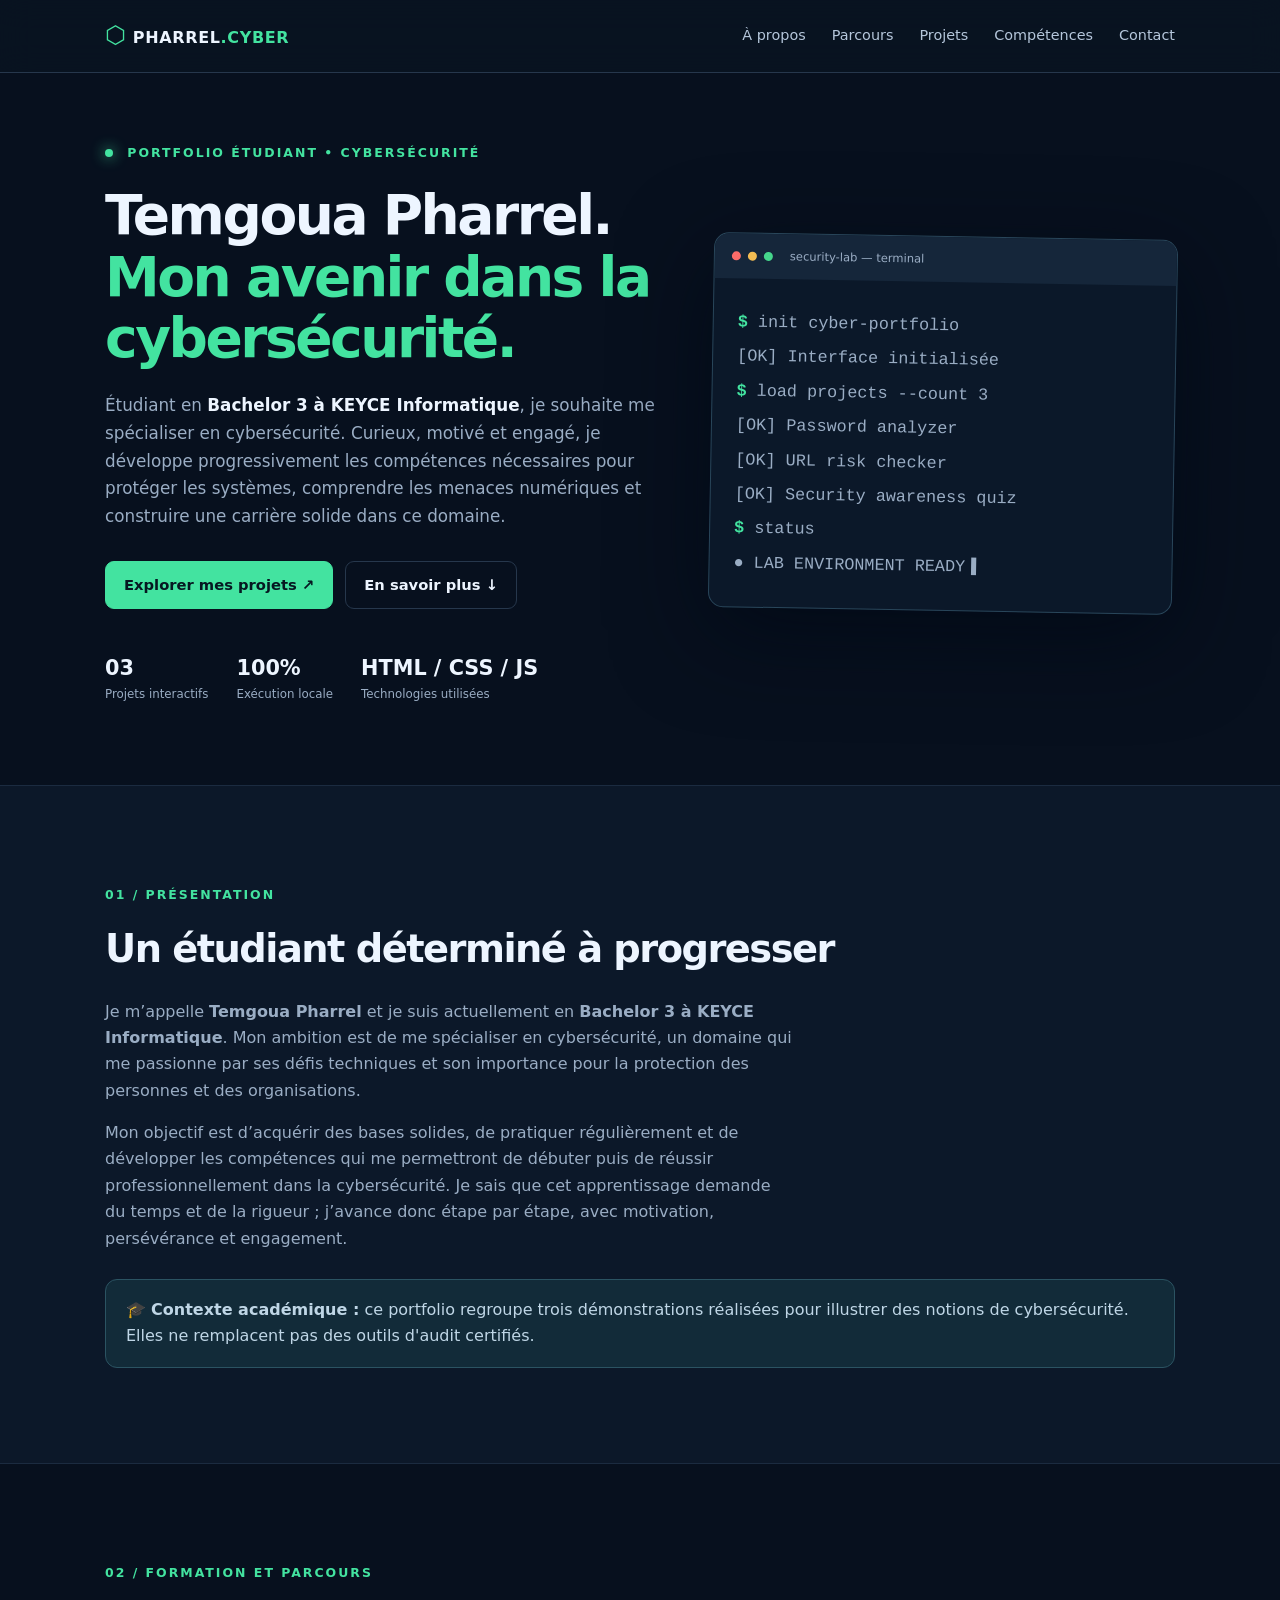
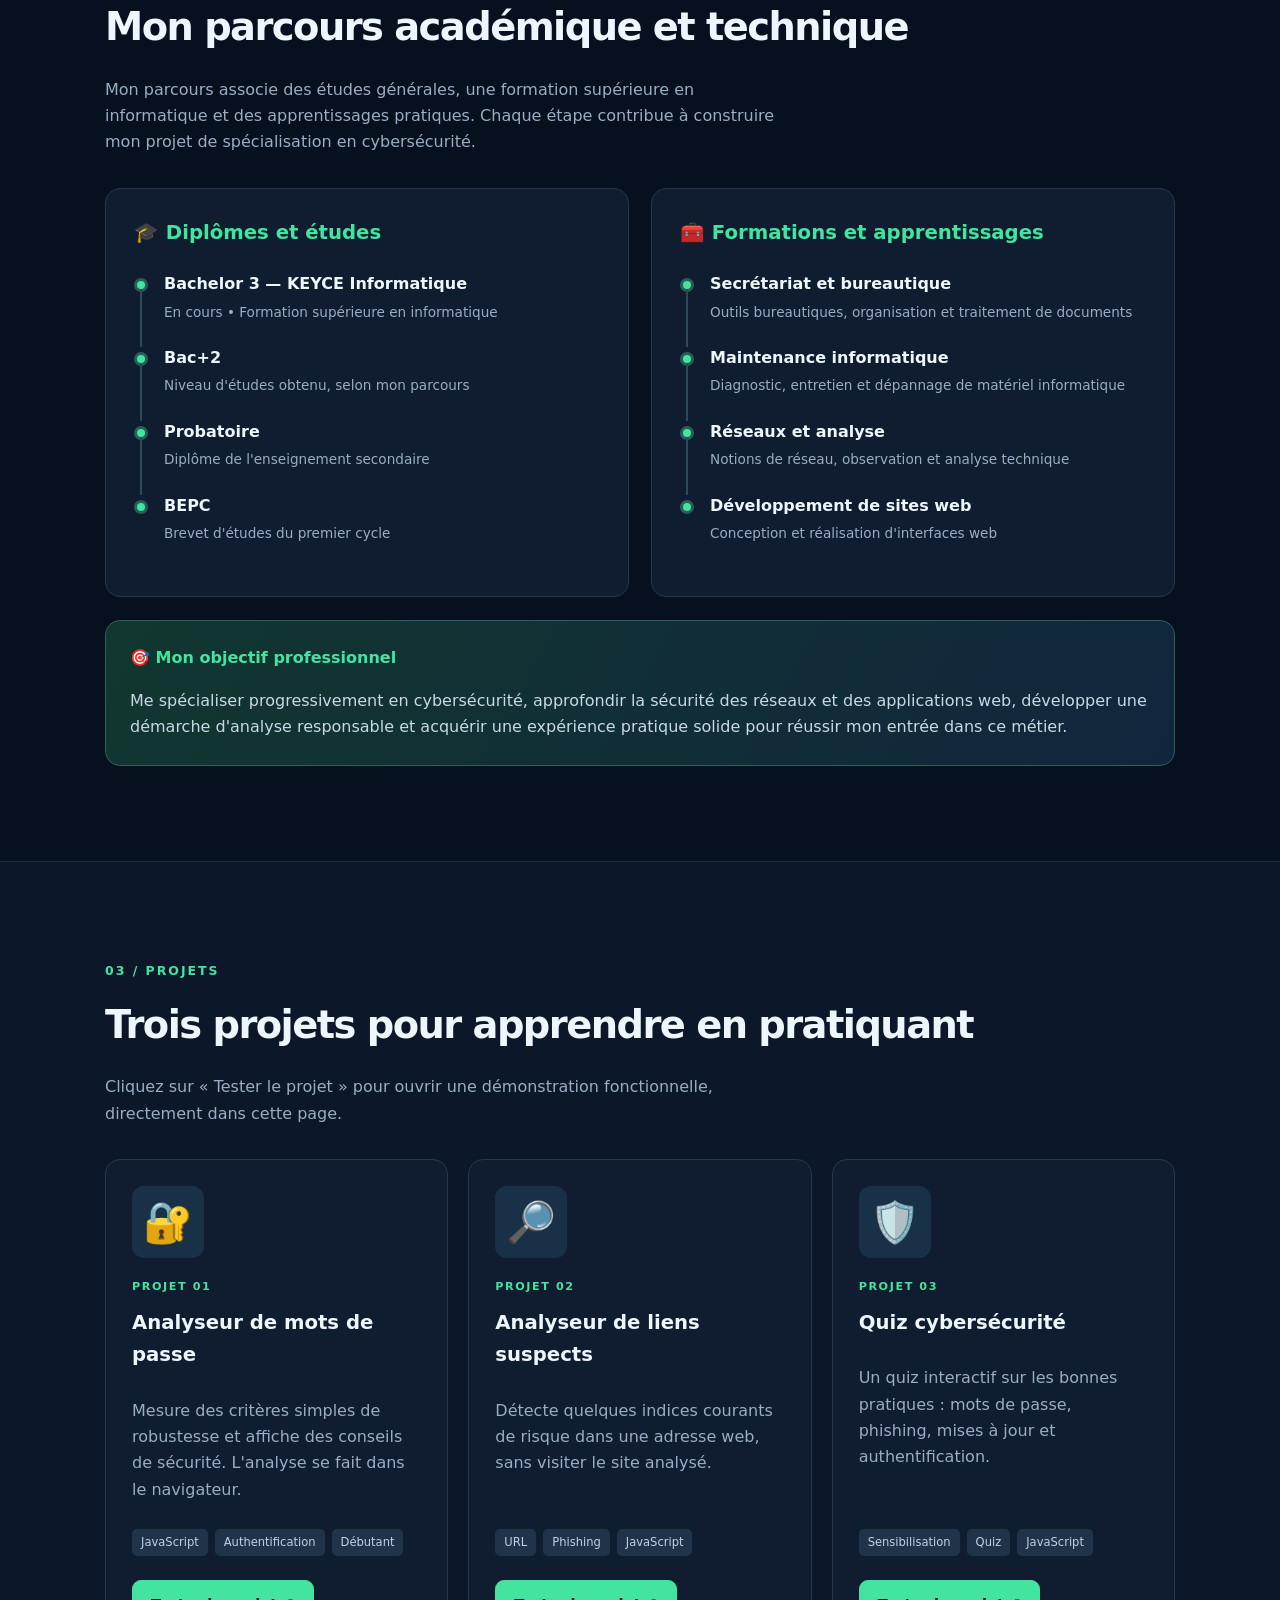
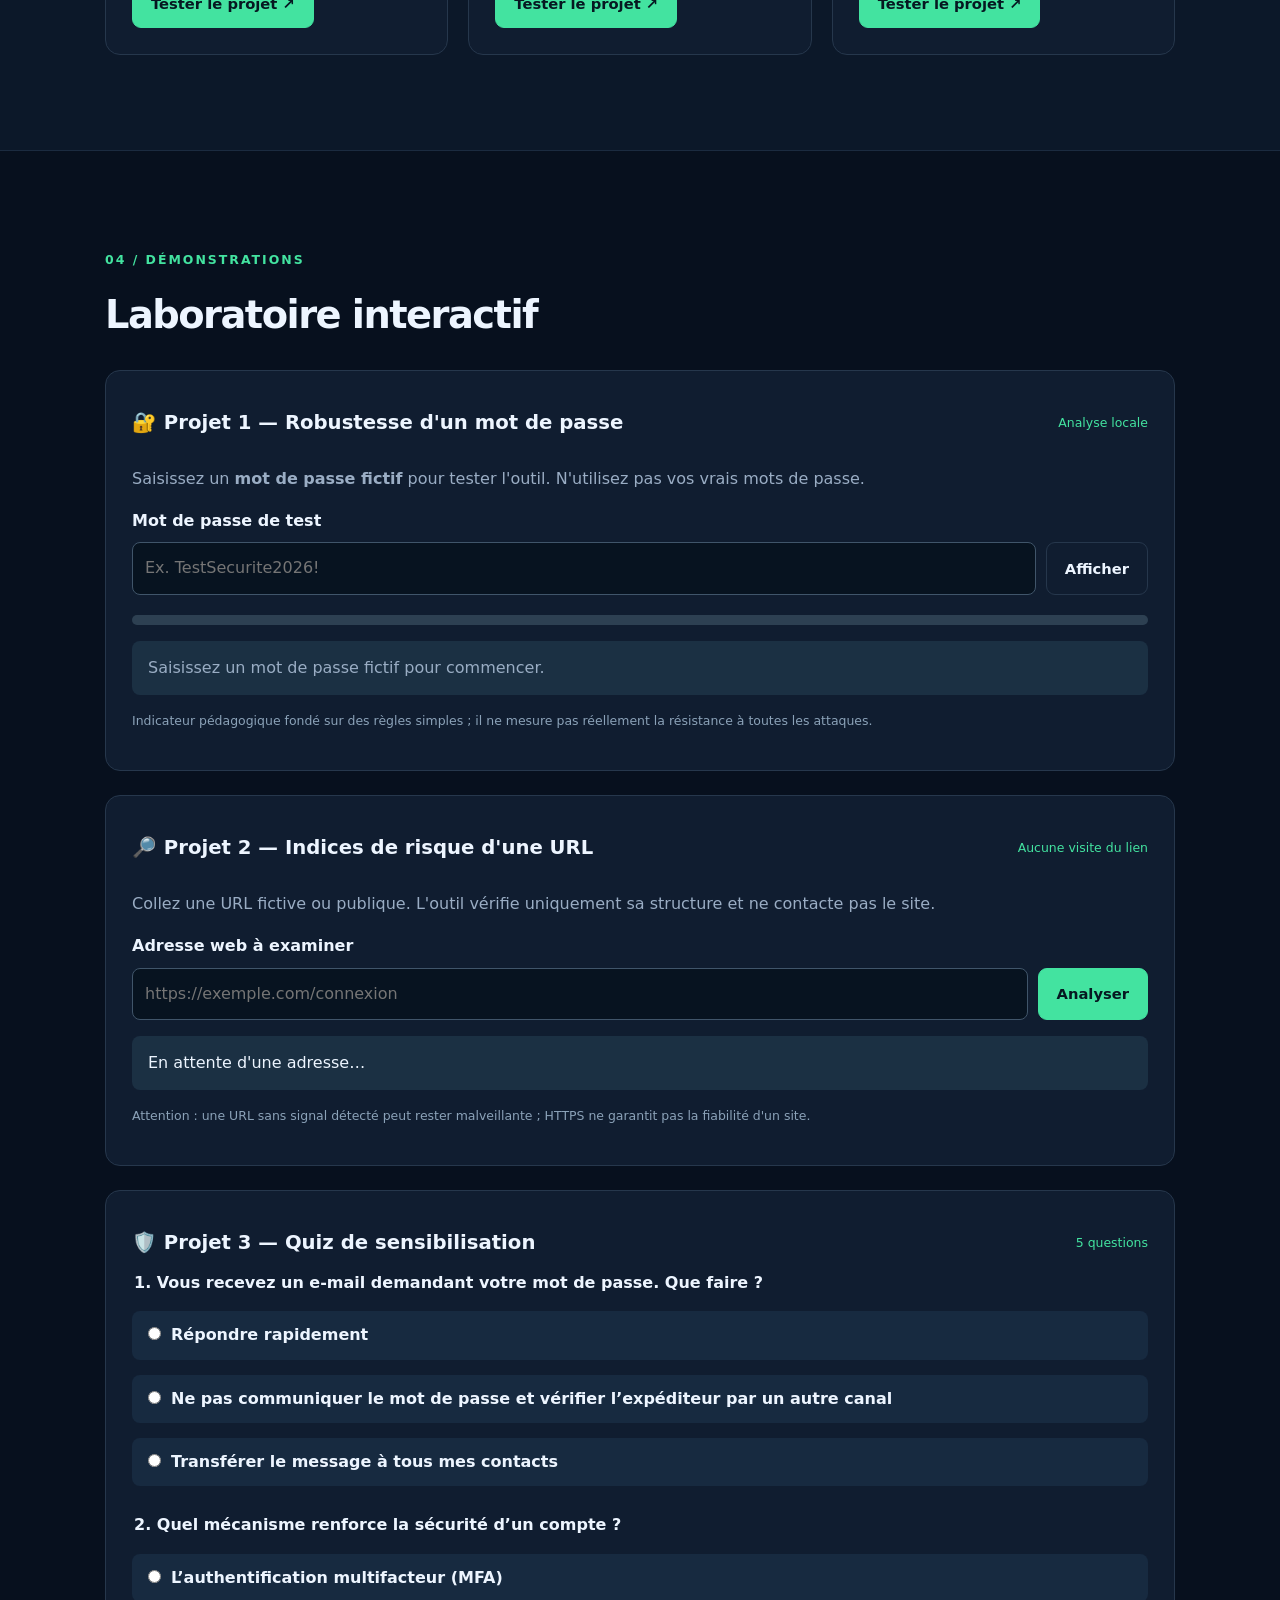
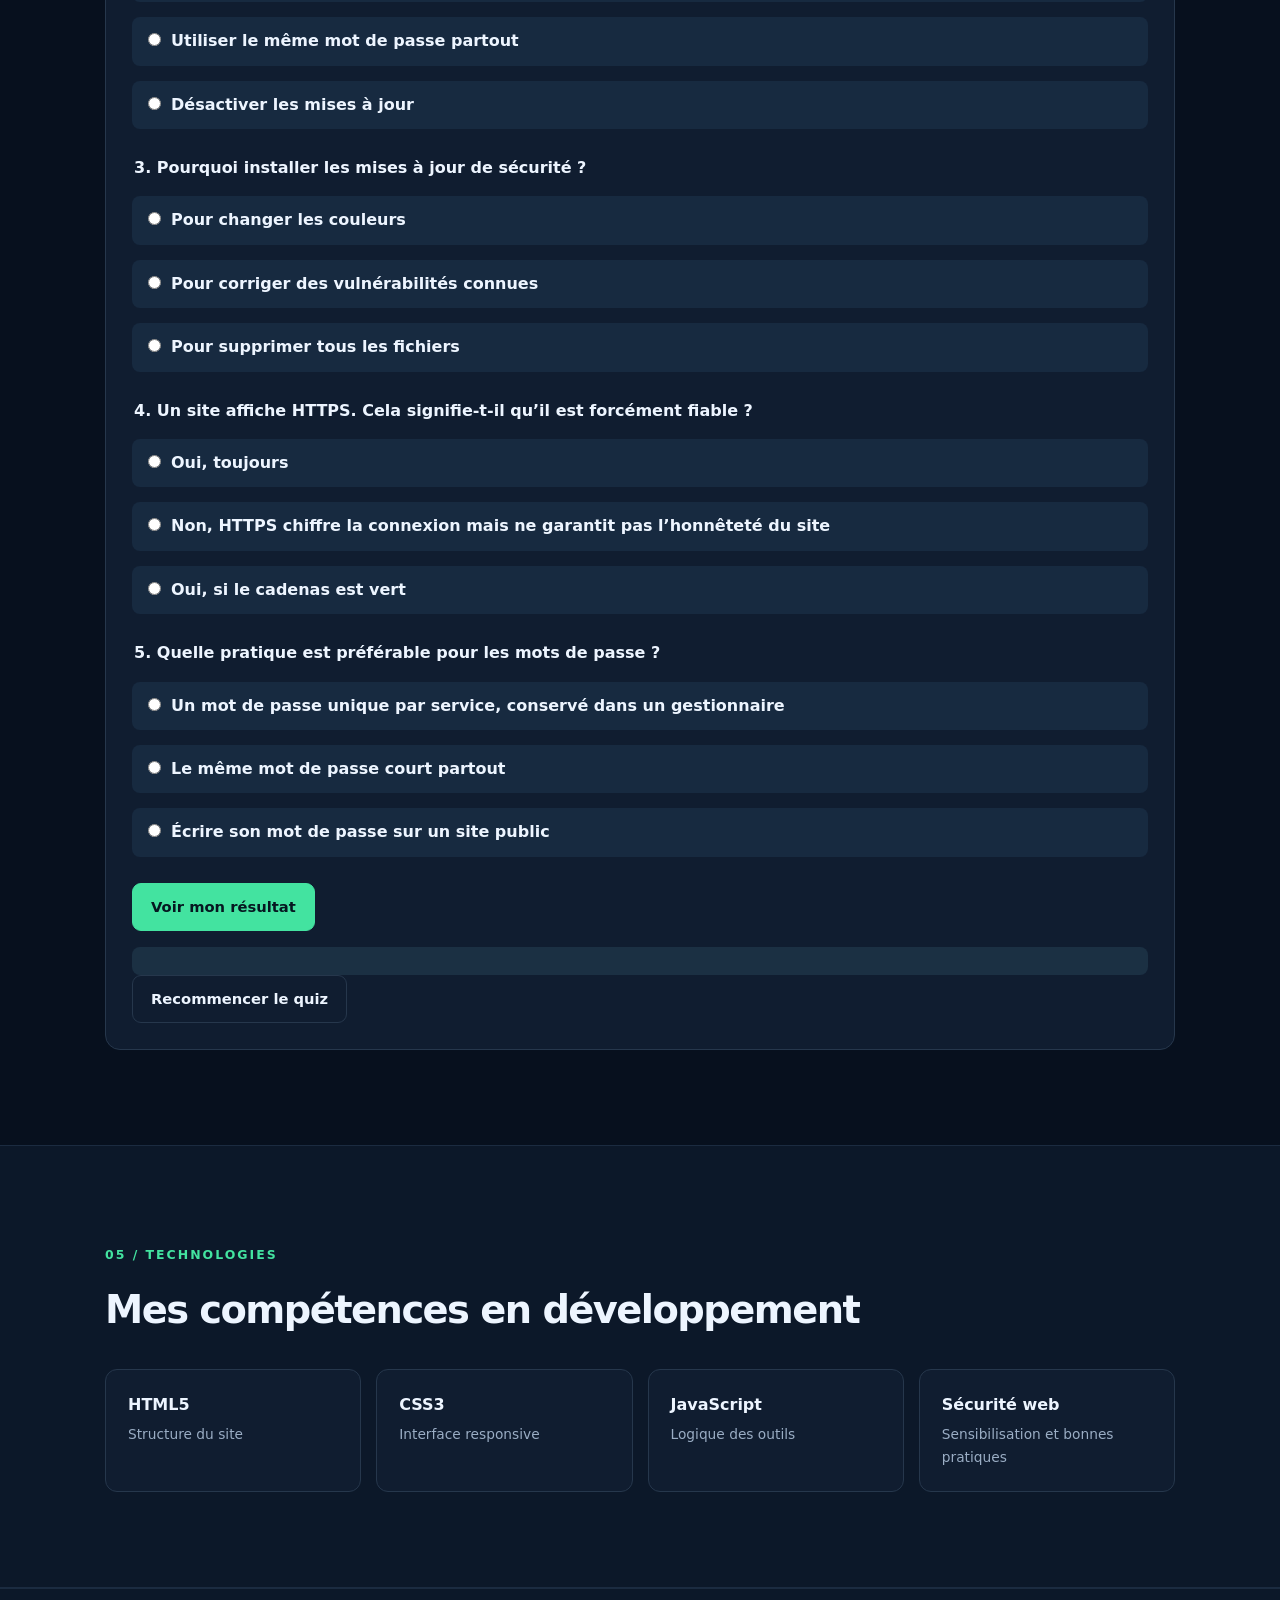
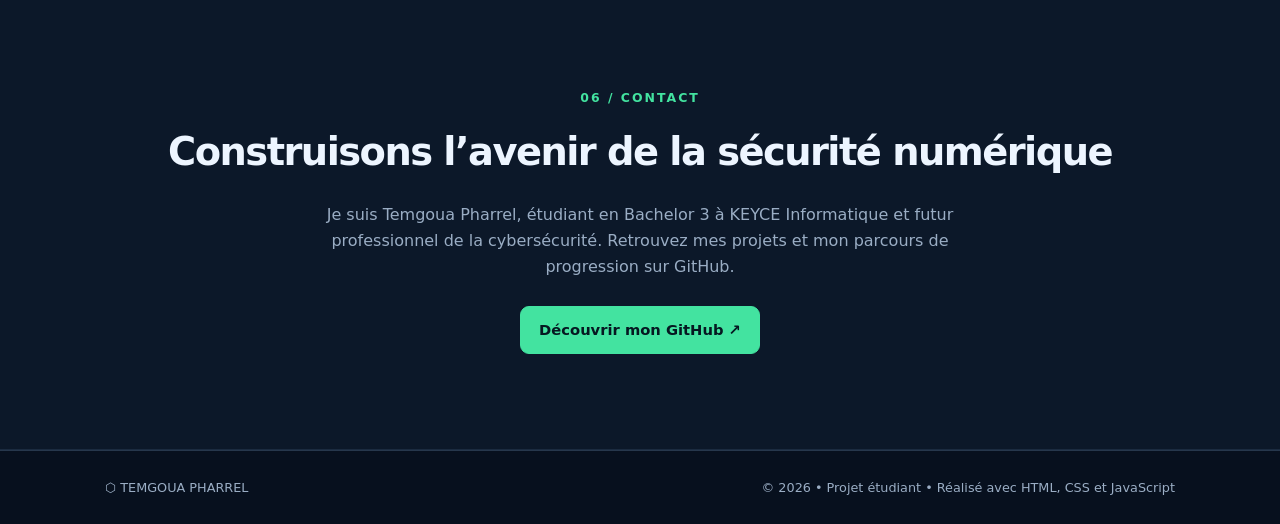
<file: index.html>
<!doctype html>
<html lang="fr"><head><meta charset="utf-8"><meta name="viewport" content="width=device-width,initial-scale=1"><meta name="description" content="Portfolio de Temgoua Pharrel, étudiant en Bachelor 3 à KEYCE Informatique, futur spécialiste en cybersécurité."><title>Temgoua Pharrel | Portfolio cybersécurité</title><link rel="stylesheet" href="style.css"></head>
<body><header class="top"><a class="logo" href="#accueil"><span>⬡</span> PHARREL<span class="accent">.CYBER</span></a><nav aria-label="Navigation principale"><a href="#apropos">À propos</a><a href="#parcours">Parcours</a><a href="#projets">Projets</a><a href="#competences">Compétences</a><a href="#contact">Contact</a></nav><button id="menu" aria-label="Ouvrir le menu" aria-expanded="false">☰</button></header>
<main><section id="accueil" class="hero wrap"><div><div class="eyebrow"><span class="pulse"></span> PORTFOLIO ÉTUDIANT • CYBERSÉCURITÉ</div><h1>Temgoua Pharrel.<br><em>Mon avenir dans la cybersécurité.</em></h1><p>Étudiant en <strong>Bachelor 3 à KEYCE Informatique</strong>, je souhaite me spécialiser en cybersécurité. Curieux, motivé et engagé, je développe progressivement les compétences nécessaires pour protéger les systèmes, comprendre les menaces numériques et construire une carrière solide dans ce domaine.</p><div class="actions"><a class="btn primary" href="#projets">Explorer mes projets ↗</a><a class="btn secondary" href="#apropos">En savoir plus ↓</a></div><div class="hero-stats"><div><strong>03</strong><small>Projets interactifs</small></div><div><strong>100%</strong><small>Exécution locale</small></div><div><strong>HTML / CSS / JS</strong><small>Technologies utilisées</small></div></div></div><div class="terminal" aria-label="Décoration : console de cybersécurité"><div class="term-head"><i></i><i></i><i></i><span>security-lab — terminal</span></div><div class="term-body"><p><b>$</b> init cyber-portfolio</p><p class="muted">[OK] Interface initialisée</p><p><b>$</b> load projects --count 3</p><p class="muted">[OK] Password analyzer</p><p class="muted">[OK] URL risk checker</p><p class="muted">[OK] Security awareness quiz</p><p><b>$</b> status</p><p class="green">● LAB ENVIRONMENT READY<span class="cursor">▌</span></p></div></div></section>
<section id="apropos" class="section alternate"><div class="wrap"><span class="section-tag">01 / PRÉSENTATION</span><h2>Un étudiant déterminé à progresser</h2><p class="intro">Je m’appelle <strong>Temgoua Pharrel</strong> et je suis actuellement en <strong>Bachelor 3 à KEYCE Informatique</strong>. Mon ambition est de me spécialiser en cybersécurité, un domaine qui me passionne par ses défis techniques et son importance pour la protection des personnes et des organisations.</p><p class="intro">Mon objectif est d’acquérir des bases solides, de pratiquer régulièrement et de développer les compétences qui me permettront de débuter puis de réussir professionnellement dans la cybersécurité. Je sais que cet apprentissage demande du temps et de la rigueur ; j’avance donc étape par étape, avec motivation, persévérance et engagement.</p><div class="notice">🎓 <strong>Contexte académique :</strong> ce portfolio regroupe trois démonstrations réalisées pour illustrer des notions de cybersécurité. Elles ne remplacent pas des outils d'audit certifiés.</div></div></section>
<section id="parcours" class="section"><div class="wrap"><span class="section-tag">02 / FORMATION ET PARCOURS</span><h2>Mon parcours académique et technique</h2><p class="intro">Mon parcours associe des études générales, une formation supérieure en informatique et des apprentissages pratiques. Chaque étape contribue à construire mon projet de spécialisation en cybersécurité.</p><div class="journey-grid"><div class="journey-panel"><h3>🎓 Diplômes et études</h3><div class="journey-item"><span class="journey-dot"></span><div><strong>Bachelor 3 — KEYCE Informatique</strong><small>En cours • Formation supérieure en informatique</small></div></div><div class="journey-item"><span class="journey-dot"></span><div><strong>Bac+2</strong><small>Niveau d'études obtenu, selon mon parcours</small></div></div><div class="journey-item"><span class="journey-dot"></span><div><strong>Probatoire</strong><small>Diplôme de l'enseignement secondaire</small></div></div><div class="journey-item"><span class="journey-dot"></span><div><strong>BEPC</strong><small>Brevet d'études du premier cycle</small></div></div></div><div class="journey-panel"><h3>🧰 Formations et apprentissages</h3><div class="journey-item"><span class="journey-dot"></span><div><strong>Secrétariat et bureautique</strong><small>Outils bureautiques, organisation et traitement de documents</small></div></div><div class="journey-item"><span class="journey-dot"></span><div><strong>Maintenance informatique</strong><small>Diagnostic, entretien et dépannage de matériel informatique</small></div></div><div class="journey-item"><span class="journey-dot"></span><div><strong>Réseaux et analyse</strong><small>Notions de réseau, observation et analyse technique</small></div></div><div class="journey-item"><span class="journey-dot"></span><div><strong>Développement de sites web</strong><small>Conception et réalisation d'interfaces web</small></div></div></div></div><div class="journey-goal"><strong>🎯 Mon objectif professionnel</strong><p>Me spécialiser progressivement en cybersécurité, approfondir la sécurité des réseaux et des applications web, développer une démarche d'analyse responsable et acquérir une expérience pratique solide pour réussir mon entrée dans ce métier.</p></div></div></section><section id="projets" class="section alternate"><div class="wrap"><span class="section-tag">03 / PROJETS</span><h2>Trois projets pour apprendre en pratiquant</h2><p class="intro">Cliquez sur « Tester le projet » pour ouvrir une démonstration fonctionnelle, directement dans cette page.</p><div class="cards"><article class="project"><div class="project-icon">🔐</div><div class="number">PROJET 01</div><h3>Analyseur de mots de passe</h3><p>Mesure des critères simples de robustesse et affiche des conseils de sécurité. L'analyse se fait dans le navigateur.</p><div class="tags"><span>JavaScript</span><span>Authentification</span><span>Débutant</span></div><button class="btn primary open-project" data-target="password-lab">Tester le projet ↗</button></article><article class="project"><div class="project-icon">🔎</div><div class="number">PROJET 02</div><h3>Analyseur de liens suspects</h3><p>Détecte quelques indices courants de risque dans une adresse web, sans visiter le site analysé.</p><div class="tags"><span>URL</span><span>Phishing</span><span>JavaScript</span></div><button class="btn primary open-project" data-target="url-lab">Tester le projet ↗</button></article><article class="project"><div class="project-icon">🛡️</div><div class="number">PROJET 03</div><h3>Quiz cybersécurité</h3><p>Un quiz interactif sur les bonnes pratiques : mots de passe, phishing, mises à jour et authentification.</p><div class="tags"><span>Sensibilisation</span><span>Quiz</span><span>JavaScript</span></div><button class="btn primary open-project" data-target="quiz-lab">Tester le projet ↗</button></article></div></div></section>
<section class="section" id="laboratoire"><div class="wrap"><span class="section-tag">04 / DÉMONSTRATIONS</span><h2>Laboratoire interactif</h2><div id="password-lab" class="lab"><div class="lab-heading"><h3>🔐 Projet 1 — Robustesse d'un mot de passe</h3><span>Analyse locale</span></div><p>Saisissez un <strong>mot de passe fictif</strong> pour tester l'outil. N'utilisez pas vos vrais mots de passe.</p><label for="password">Mot de passe de test</label><div class="input-row"><input id="password" type="password" autocomplete="off" spellcheck="false" placeholder="Ex. TestSecurite2026!"/><button id="toggle-pass" class="btn secondary" type="button" aria-label="Afficher ou masquer le mot de passe">Afficher</button></div><div class="meter"><div id="password-meter"></div></div><p id="password-result" class="result" aria-live="polite">Saisissez un mot de passe fictif pour commencer.</p><ul id="password-advice" class="advice"></ul><p class="disclaimer">Indicateur pédagogique fondé sur des règles simples ; il ne mesure pas réellement la résistance à toutes les attaques.</p></div>
<div id="url-lab" class="lab"><div class="lab-heading"><h3>🔎 Projet 2 — Indices de risque d'une URL</h3><span>Aucune visite du lien</span></div><p>Collez une URL fictive ou publique. L'outil vérifie uniquement sa structure et ne contacte pas le site.</p><label for="url-input">Adresse web à examiner</label><div class="input-row"><input id="url-input" type="text" inputmode="url" placeholder="https://exemple.com/connexion"/><button id="check-url" class="btn primary" type="button">Analyser</button></div><div id="url-result" class="result" aria-live="polite">En attente d'une adresse…</div><ul id="url-signals" class="advice"></ul><p class="disclaimer">Attention : une URL sans signal détecté peut rester malveillante ; HTTPS ne garantit pas la fiabilité d'un site.</p></div>
<div id="quiz-lab" class="lab"><div class="lab-heading"><h3>🛡️ Projet 3 — Quiz de sensibilisation</h3><span>5 questions</span></div><div id="quiz-content"></div><div id="quiz-result" class="result" aria-live="polite"></div><button id="quiz-restart" class="btn secondary" type="button">Recommencer le quiz</button></div></div></section>
<section id="competences" class="section alternate"><div class="wrap"><span class="section-tag">05 / TECHNOLOGIES</span><h2>Mes compétences en développement</h2><div class="skills"><div><strong>HTML5</strong><span>Structure du site</span></div><div><strong>CSS3</strong><span>Interface responsive</span></div><div><strong>JavaScript</strong><span>Logique des outils</span></div><div><strong>Sécurité web</strong><span>Sensibilisation et bonnes pratiques</span></div></div></div></section>
<section id="contact" class="section alternate"><div class="wrap contact"><span class="section-tag">06 / CONTACT</span><h2>Construisons l’avenir de la sécurité numérique</h2><p>Je suis Temgoua Pharrel, étudiant en Bachelor 3 à KEYCE Informatique et futur professionnel de la cybersécurité. Retrouvez mes projets et mon parcours de progression sur GitHub.</p><a class="btn primary" href="https://github.com/renato1245" target="_blank" rel="noopener noreferrer">Découvrir mon GitHub ↗</a></div></section></main><footer><div class="wrap foot"><span>⬡ TEMGOUA PHARREL</span><span>© <span id="year"></span> • Projet étudiant • Réalisé avec HTML, CSS et JavaScript</span></div></footer><script src="script.js" defer></script></body></html>
</file>
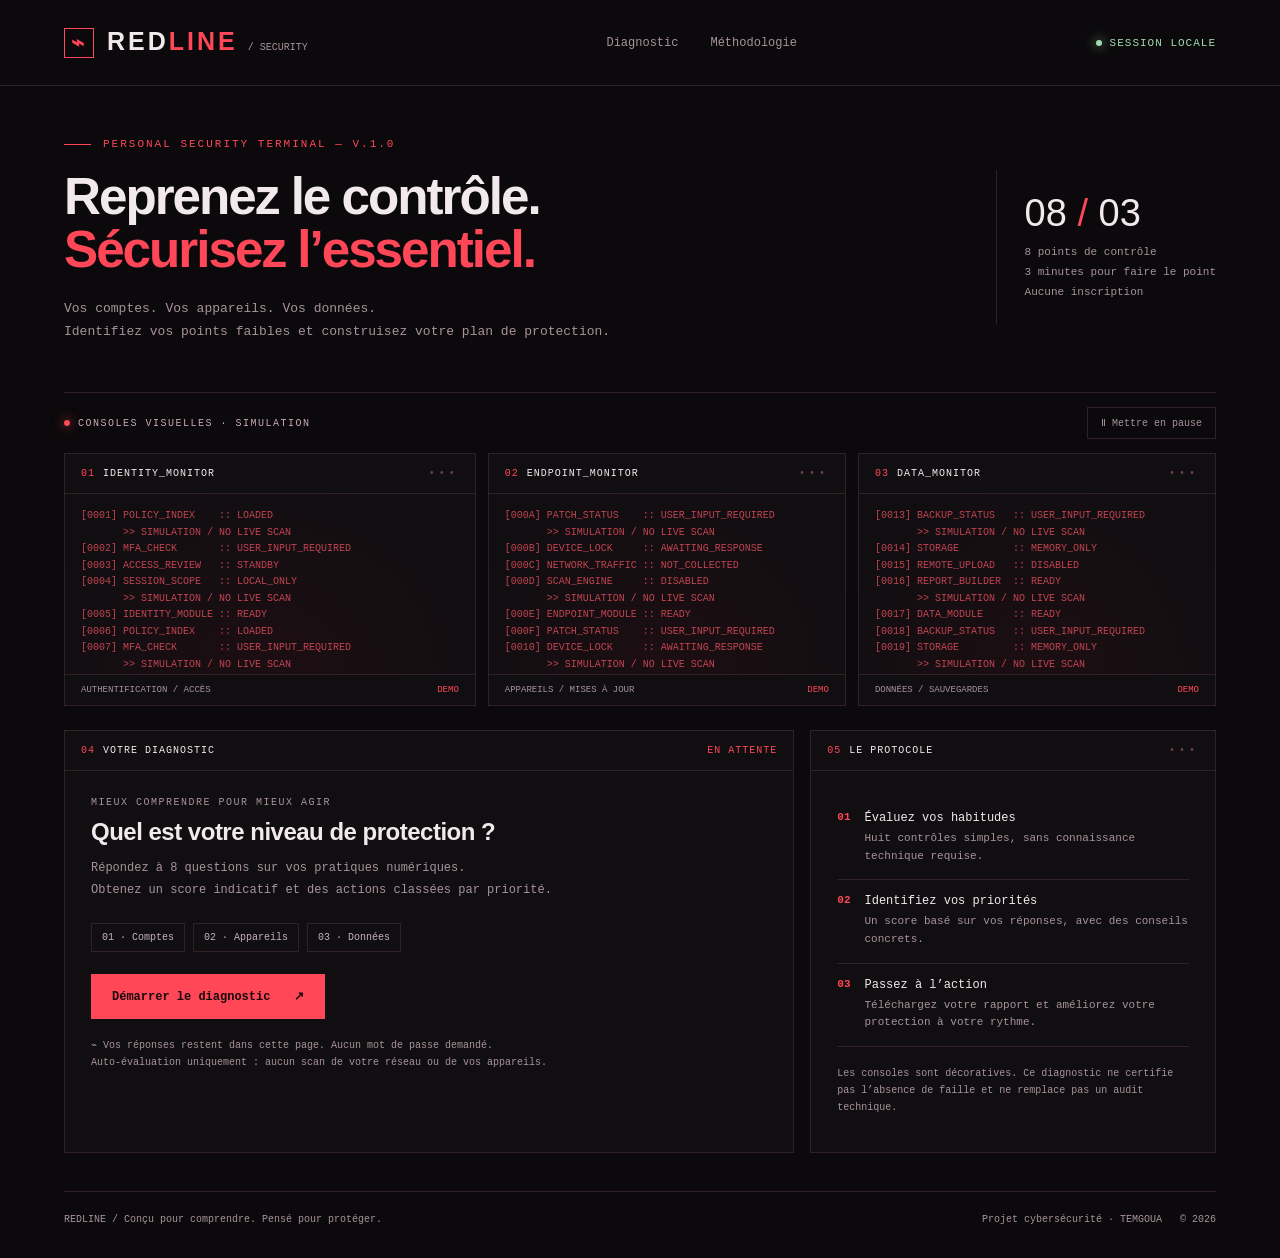
<file: diagnostic/index.html>
<!doctype html>
<html lang="fr">
<head><meta charset="utf-8"><meta name="viewport" content="width=device-width,initial-scale=1"><meta name="theme-color" content="#0b090b"><meta name="description" content="REDLINE : votre diagnostic de sécurité personnel. Évaluez vos pratiques et obtenez un plan d’action adapté."><title>REDLINE — Diagnostic de sécurité</title>
<style>
:root{--bg:#0b090b;--panel:#110e11;--line:#302127;--red:#ff4757;--muted:#a7949b;--text:#f2e9ec;--green:#9fdbb1}*{box-sizing:border-box}html{scroll-behavior:smooth}body{margin:0;background:var(--bg);color:var(--text);font:14px 'Courier New',monospace}button,a,input{ -webkit-tap-highlight-color:transparent}button,a{touch-action:manipulation}button{font:inherit;cursor:pointer}button:focus-visible,a:focus-visible{outline:2px solid white;outline-offset:5px}a{color:inherit;text-decoration:none}header{height:86px;border-bottom:1px solid var(--line);display:flex;align-items:center;justify-content:space-between;padding:0 5vw}.brand{font-family:Arial,sans-serif;font-size:25px;font-weight:900;letter-spacing:3px}.brand i{font-style:normal;color:var(--red)}.logo{display:inline-flex;border:1px solid var(--red);width:30px;height:30px;align-items:center;justify-content:center;color:var(--red);margin-right:13px;font-size:22px}nav{display:flex;gap:32px;color:var(--muted);font-size:12px}nav a:hover{color:var(--red)}.online{font-size:11px;letter-spacing:1px;color:var(--green)}.dot{display:inline-block;width:6px;height:6px;border-radius:50%;background:currentColor;box-shadow:0 0 12px currentColor;margin-right:8px}main{max-width:1500px;margin:auto;padding:52px 5vw 30px}.eyebrow{color:var(--red);font-size:11px;letter-spacing:2px;display:flex;align-items:center;gap:12px}.eyebrow:before{content:'';width:27px;height:1px;background:var(--red)}.hero{display:flex;align-items:center;justify-content:space-between;gap:32px;margin-bottom:36px}h1{font:700 clamp(36px,4vw,62px)/1.04 Arial,sans-serif;letter-spacing:-2px;margin:20px 0}h1 span{color:var(--red)}.intro{color:var(--muted);max-width:580px;line-height:1.8;font-size:13px}.hero-side{border-left:1px solid var(--line);padding:22px 0 22px 28px;min-width:220px}.hero-side strong{display:block;font:38px Arial,sans-serif;margin-bottom:8px}.hero-side p{font-size:11px;color:var(--muted);line-height:1.8;margin:0}.label{font-size:10px;letter-spacing:1.5px;color:var(--muted)}.toolbar{display:flex;align-items:center;justify-content:space-between;padding:14px 0;border-top:1px solid var(--line);gap:16px}.toolbar .label{color:#c7abb5}.smallbtn{background:transparent;border:1px solid var(--line);color:var(--muted);padding:9px 13px;font-size:10px}.smallbtn:hover{border-color:var(--red);color:var(--text)}.grid{display:grid;grid-template-columns:1.15fr 1fr 1fr;gap:12px}.panel{border:1px solid var(--line);background:var(--panel);min-width:0}.panelhead{display:flex;align-items:center;justify-content:space-between;padding:14px 16px;border-bottom:1px solid var(--line);font-size:10px;letter-spacing:1px}.number{color:var(--red);margin-right:8px}.dots{color:#6d414b;letter-spacing:4px}.terminal{height:180px;overflow:hidden;padding:14px 16px;position:relative;background:radial-gradient(ellipse at 50% 100%,#35101855,transparent 80%)}.terminal:after{content:'';pointer-events:none;position:absolute;inset:0;background:repeating-linear-gradient(transparent 0,transparent 3px,#0002 4px)}.lines{color:#ef5363;font-size:10px;line-height:1.65;white-space:pre;opacity:.8}.panelfoot{border-top:1px solid var(--line);padding:10px 16px;font-size:9px;color:var(--muted);display:flex;justify-content:space-between}.signal{color:var(--red)}.lower{display:grid;grid-template-columns:1.8fr 1fr;gap:16px;margin-top:24px;scroll-margin-top:24px}.content{padding:26px}h2{font:600 24px Arial,sans-serif;letter-spacing:-.5px;margin:10px 0 12px}.copy{color:var(--muted);font-size:12px;line-height:1.8}.chips{display:flex;gap:8px;flex-wrap:wrap;margin:22px 0}.chip{border:1px solid var(--line);font-size:10px;padding:8px 10px;color:#c5b4bb}.primary{background:var(--red);color:#16090d;border:1px solid var(--red);padding:14px 20px;font-weight:bold;font-size:12px;display:inline-flex;align-items:center;gap:24px}.primary:hover{background:#ff6b78}.secondary{background:transparent;color:var(--text);border:1px solid var(--line);padding:13px 16px;font-size:12px}.secondary:hover{border-color:var(--red)}.actions{display:flex;gap:10px;flex-wrap:wrap;margin-top:24px}.privacy{font-size:10px;color:var(--muted);line-height:1.7;margin-top:18px}.methodrow{display:flex;gap:14px;padding:14px 0;border-bottom:1px solid var(--line)}.methodrow:last-child{border:0}.methodrow b{color:var(--red);font-size:11px}.methodrow strong{display:block;font-size:12px;font-weight:normal}.methodrow p{margin:5px 0 0;font-size:11px;color:var(--muted);line-height:1.6}footer{display:flex;justify-content:space-between;border-top:1px solid var(--line);margin-top:38px;padding-top:20px;font-size:10px;color:var(--muted);gap:15px;line-height:1.6}.progress{height:3px;background:var(--line);margin:22px 0}.progress span{display:block;background:var(--red);height:100%;transition:width .3s}.question{font:600 23px/1.4 Arial,sans-serif;margin:12px 0}.choice{display:block;width:100%;text-align:left;padding:13px 15px;margin-top:10px;border:1px solid var(--line);background:#161116;color:var(--text);font:12px 'Courier New',monospace}.choice:hover,.choice[aria-pressed=true]{border-color:var(--red);background:#2d141b}.choice[aria-pressed=true]:after{content:' ✓';color:var(--red)}.scorebox{display:flex;align-items:center;gap:25px;margin:24px 0}.score{border:3px solid var(--red);border-radius:50%;width:108px;height:108px;display:flex;align-items:center;justify-content:center;flex-shrink:0;font:34px Arial,sans-serif}.score small{font:12px monospace;color:var(--muted)}.recommend{margin:12px 0;padding:15px;border-left:2px solid var(--red);background:#1b1116}.recommend h3{font-size:12px;margin:0 0 8px}.recommend p{font-size:11px;line-height:1.7;color:var(--muted);margin:0}.error{color:var(--red);font-size:12px;min-height:16px}.hidden{display:none!important}@media(min-width:1600px){main{padding-left:40px;padding-right:40px}}@media(max-width:800px){header{height:70px}nav{gap:16px}nav a:last-child{display:none}.online{display:none}main{padding-top:32px}.hero-side{display:none}.grid{grid-template-columns:1fr}.grid .panel:nth-child(2),.grid .panel:nth-child(3){display:none}.terminal{height:155px}.lower{grid-template-columns:1fr}h1{font-size:43px}.content{padding:22px}.toolbar .label{font-size:9px;letter-spacing:.5px}.brand{font-size:21px}footer{flex-direction:column}.question{font-size:21px}}@media(prefers-reduced-motion:reduce){html{scroll-behavior:auto}.progress span{transition:none}}@media print{header,.hero,.toolbar,.grid,#method,footer,.actions,.privacy{display:none!important}body,.panel,.recommend{background:white;color:black}.lower{display:block}.copy,.recommend p,.label{color:#333}.panel{border:0}main{padding:0}.score{border-color:black}}
</style></head>
<body>
<header><a class="brand" href="#" aria-label="Redline, accueil"><span class="logo">⌁</span>RED<i>LINE</i><span style="font:10px monospace;letter-spacing:0;margin-left:10px;color:var(--muted)">/ SECURITY</span></a><nav><a href="#diagnostic">Diagnostic</a><a href="#method">Méthodologie</a></nav><span class="online"><span class="dot"></span>SESSION LOCALE</span></header>
<main><section class="hero"><div><div class="eyebrow">PERSONAL SECURITY TERMINAL — V.1.0</div><h1>Reprenez le contrôle.<br><span>Sécurisez l’essentiel.</span></h1><p class="intro">Vos comptes. Vos appareils. Vos données.<br>Identifiez vos points faibles et construisez votre plan de protection.</p></div><div class="hero-side"><strong>08 <span style="color:var(--red)">/</span> 03</strong><p>8 points de contrôle<br>3 minutes pour faire le point<br>Aucune inscription</p></div></section>
<div class="toolbar"><span class="label"><span class="dot signal"></span>CONSOLES VISUELLES · SIMULATION</span><button class="smallbtn" id="pause">Ⅱ Mettre en pause</button></div>
<section class="grid" aria-label="Consoles décoratives simulées"><article class="panel"><div class="panelhead"><span><span class="number">01</span>IDENTITY_MONITOR</span><span class="dots">•••</span></div><div class="terminal" aria-hidden="true"><div class="lines" id="t0"></div></div><div class="panelfoot"><span>AUTHENTIFICATION / ACCÈS</span><span class="signal">DEMO</span></div></article><article class="panel"><div class="panelhead"><span><span class="number">02</span>ENDPOINT_MONITOR</span><span class="dots">•••</span></div><div class="terminal" aria-hidden="true"><div class="lines" id="t1"></div></div><div class="panelfoot"><span>APPAREILS / MISES À JOUR</span><span class="signal">DEMO</span></div></article><article class="panel"><div class="panelhead"><span><span class="number">03</span>DATA_MONITOR</span><span class="dots">•••</span></div><div class="terminal" aria-hidden="true"><div class="lines" id="t2"></div></div><div class="panelfoot"><span>DONNÉES / SAUVEGARDES</span><span class="signal">DEMO</span></div></article></section>
<div class="lower"><section class="panel" id="diagnostic"><div class="panelhead"><span><span class="number">04</span>VOTRE DIAGNOSTIC</span><span id="status" class="signal">EN ATTENTE</span></div><div class="content" id="workspace"><div class="label">MIEUX COMPRENDRE POUR MIEUX AGIR</div><h2>Quel est votre niveau de protection ?</h2><p class="copy">Répondez à 8 questions sur vos pratiques numériques.<br>Obtenez un score indicatif et des actions classées par priorité.</p><div class="chips"><span class="chip">01 · Comptes</span><span class="chip">02 · Appareils</span><span class="chip">03 · Données</span></div><button class="primary" id="start">Démarrer le diagnostic <span>↗</span></button><p class="privacy">⌁ Vos réponses restent dans cette page. Aucun mot de passe demandé.<br>Auto-évaluation uniquement : aucun scan de votre réseau ou de vos appareils.</p></div></section>
<aside class="panel" id="method"><div class="panelhead"><span><span class="number">05</span>LE PROTOCOLE</span><span class="dots">•••</span></div><div class="content"><div class="methodrow"><b>01</b><div><strong>Évaluez vos habitudes</strong><p>Huit contrôles simples, sans connaissance technique requise.</p></div></div><div class="methodrow"><b>02</b><div><strong>Identifiez vos priorités</strong><p>Un score basé sur vos réponses, avec des conseils concrets.</p></div></div><div class="methodrow"><b>03</b><div><strong>Passez à l’action</strong><p>Téléchargez votre rapport et améliorez votre protection à votre rythme.</p></div></div><p class="privacy">Les consoles sont décoratives. Ce diagnostic ne certifie pas l’absence de faille et ne remplace pas un audit technique.</p></div></aside></div>
<footer><span>REDLINE / Conçu pour comprendre. Pensé pour protéger.</span><span>Projet cybersécurité · TEMGOUA &nbsp; © 2026</span></footer></main>
<script>
'use strict';
const questions=[
{category:'COMPTES',title:'Utilisez-vous un mot de passe différent pour chaque compte important ?',detail:'Pensez à votre adresse e-mail, vos réseaux sociaux et vos services sensibles.',weight:15,priority:1,action:'Utiliser des mots de passe uniques',advice:'Créez un mot de passe long et unique pour chaque compte. Un gestionnaire de mots de passe peut vous aider à les générer et les conserver.'},
{category:'COMPTES',title:'La double authentification est-elle activée sur vos comptes importants ?',detail:'Il s’agit d’une deuxième validation en plus du mot de passe.',weight:20,priority:1,action:'Activer la double authentification',advice:'Commencez par votre messagerie. Activez une application d’authentification, une clé de sécurité ou une passkey lorsque le service le propose. Conservez vos codes de secours en lieu sûr.'},
{category:'APPAREILS',title:'Vos appareils et applications sont-ils régulièrement mis à jour ?',detail:'Système, navigateur et applications : les mises à jour corrigent aussi des failles.',weight:15,priority:1,action:'Installer les mises à jour',advice:'Activez les mises à jour automatiques du système, du navigateur et des applications. Remplacez les logiciels qui ne reçoivent plus de correctifs.'},
{category:'DONNÉES',title:'Avez-vous une sauvegarde récente et vérifiée de vos fichiers importants ?',detail:'Une copie séparée de l’appareil principal, dont vous avez testé la restauration.',weight:15,priority:1,action:'Créer et tester une sauvegarde',advice:'Sauvegardez vos fichiers sur un support séparé ou un service adapté. Gardez une copie déconnectée si possible et vérifiez que vous pouvez récupérer vos fichiers.'},
{category:'APPAREILS',title:'Vos appareils se verrouillent-ils automatiquement avec un code ou la biométrie ?',detail:'Le verrouillage protège l’accès physique à vos données.',weight:10,priority:2,action:'Activer le verrouillage automatique',advice:'Configurez un code robuste et un délai de verrouillage court sur votre ordinateur et votre téléphone. Évitez les codes faciles à deviner.'},
{category:'VIGILANCE',title:'Vérifiez-vous les demandes inhabituelles avant de cliquer ou de transmettre des informations ?',detail:'Par exemple, un message urgent demandant un paiement ou un code de connexion.',weight:10,priority:2,action:'Vérifier les messages suspects',advice:'Ouvrez vous-même le site officiel et contactez l’expéditeur par un canal connu. Ne transmettez jamais vos codes de connexion en réponse à un message.'},
{category:'RÉSEAU',title:'Votre Wi-Fi utilise-t-il WPA2 ou WPA3 et un mot de passe personnalisé ?',detail:'Vérifiez ces réglages dans l’interface de votre routeur ou de votre box.',weight:10,priority:2,action:'Vérifier la protection du Wi-Fi',advice:'Utilisez WPA2-AES ou WPA3, un mot de passe Wi-Fi unique et un mot de passe d’administration personnalisé. Installez les mises à jour de votre routeur.'},
{category:'COMPTES',title:'Vérifiez-vous régulièrement les accès et les options de récupération de vos comptes ?',detail:'Appareils connectés, applications autorisées, e-mail et numéro de secours.',weight:5,priority:3,action:'Revoir les accès à vos comptes',advice:'Déconnectez les appareils inconnus, retirez les applications inutilisées et vérifiez vos coordonnées de récupération. En cas d’accès suspect, changez le mot de passe depuis un appareil fiable.'}
];
const choices=['Oui','En partie','Non','Je ne sais pas'];const values=[1,.5,0,0];let answers=Array(8).fill(null),step=0;const workspace=document.getElementById('workspace');
function begin(){answers=Array(8).fill(null);step=0;renderQuestion();document.getElementById('diagnostic').scrollIntoView({block:'start'});}
function renderQuestion(){const q=questions[step];document.getElementById('status').textContent='EN COURS';workspace.innerHTML=`<div class="label">${q.category} · QUESTION ${step+1} / 8</div><div class="progress"><span style="width:${step/8*100}%"></span></div><h2 class="question" tabindex="-1">${q.title}</h2><p class="copy">${q.detail}</p><div role="group" aria-label="Votre réponse">${choices.map((c,i)=>`<button class="choice" data-choice="${i}" aria-pressed="${answers[step]===i}">${c}</button>`).join('')}</div><p class="error" role="alert"></p><div class="actions"><button class="secondary" id="prev">${step?'← Précédent':'← Accueil'}</button><button class="primary" id="next">${step===7?'Voir mon résultat':'Continuer'} →</button></div>`;
workspace.querySelectorAll('[data-choice]').forEach(b=>b.onclick=()=>{answers[step]=Number(b.dataset.choice);workspace.querySelectorAll('[data-choice]').forEach(c=>c.setAttribute('aria-pressed',String(c===b)));workspace.querySelector('.error').textContent='';});
document.getElementById('prev').onclick=()=>{if(step){step--;renderQuestion();}else{location.reload();}};document.getElementById('next').onclick=()=>{if(answers[step]===null){workspace.querySelector('.error').textContent='Choisissez une réponse pour continuer.';return;}if(step===7){renderResult();}else{step++;renderQuestion();}};workspace.querySelector('h2').focus({preventScroll:true});}
function result(){const score=Math.round(questions.reduce((s,q,i)=>s+q.weight*values[answers[i]],0));const todo=questions.map((q,i)=>({...q,answer:answers[i]})).filter(q=>q.answer!==0).sort((a,b)=>a.priority-b.priority);return {score,todo,label:score>=80?'De bonnes bases':score>=50?'Protection à renforcer':'Des actions prioritaires'};}
function report(){const r=result();return `REDLINE — RAPPORT D’AUTO-ÉVALUATION\nDate : ${new Date().toLocaleDateString('fr-FR')}\n\nScore indicatif : ${r.score}/100 — ${r.label}\n\nRÉPONSES\n${questions.map((q,i)=>`${i+1}. ${q.title}\n${choices[answers[i]]}`).join('\n\n')}\n\nPLAN D’ACTION\n${r.todo.length?r.todo.map(q=>`Priorité ${q.priority} — ${q.action}\n${q.advice}`).join('\n\n'):'Maintenez vos bonnes pratiques et refaites régulièrement le point.'}\n\nMÉTHODE\nOui = 100 % des points ; En partie = 50 % ; Non ou Je ne sais pas = 0 %. Pondérations : mots de passe 15, double authentification 20, mises à jour 15, sauvegardes 15, verrouillage 10, vigilance 10, Wi-Fi 10, accès 5. Les réponses inconnues signalent un point à vérifier, pas une faille confirmée.\n\nCe résultat repose uniquement sur vos déclarations. Aucun scan technique n’a été effectué et ce score ne certifie pas la sécurité de vos systèmes. Vos réponses ne sont pas envoyées à un serveur.\n`;}
function renderResult(){const r=result();document.getElementById('status').textContent='TERMINÉ';workspace.innerHTML=`<div class="label">VOTRE BILAN PERSONNEL</div><h2 tabindex="-1">${r.label}</h2><div class="scorebox"><div class="score">${r.score}<small>/100</small></div><p class="copy">Score indicatif basé sur vos réponses.<br>${r.todo.length} point${r.todo.length>1?'s':''} à améliorer ou à vérifier.<br>Un score élevé n’exclut pas une faille.</p></div><div class="label">VOTRE PLAN D’ACTION</div>${r.todo.length?r.todo.map(q=>`<article class="recommend"><h3>P${q.priority} · ${q.action}${q.answer===3?' — À vérifier':''}</h3><p>${q.advice}</p></article>`).join(''):'<p class="copy">Vos réponses indiquent de bonnes pratiques. Maintenez-les et refaites régulièrement le point.</p>'}<details class="copy"><summary>Comment le score est-il calculé ?</summary><p>Oui : tous les points. En partie : la moitié. Non ou Je ne sais pas : aucun point. Les réponses inconnues sont à vérifier, elles ne prouvent pas une faille.</p><p>Poids : mots de passe 15, double authentification 20, mises à jour 15, sauvegardes 15, verrouillage 10, vigilance 10, Wi-Fi 10, accès 5. P1 : priorité élevée ; P2 : importante ; P3 : entretien.</p></details><div class="actions"><button class="primary" id="download">Télécharger le rapport ↓</button><button class="secondary" id="print">Imprimer / PDF</button><button class="secondary" id="restart">Recommencer</button></div><p class="privacy">Aucun scan effectué. Le rapport est généré dans votre navigateur.</p>`;document.getElementById('download').onclick=()=>{const url=URL.createObjectURL(new Blob([report()],{type:'text/plain;charset=utf-8'}));const a=document.createElement('a');a.href=url;a.download='redline-diagnostic.txt';a.click();setTimeout(()=>URL.revokeObjectURL(url),1000);};document.getElementById('print').onclick=()=>window.print();document.getElementById('restart').onclick=begin;workspace.querySelector('h2').focus({preventScroll:true});}
document.getElementById('start').onclick=begin;
const logs=[['IDENTITY_MODULE :: READY','POLICY_INDEX    :: LOADED','MFA_CHECK       :: USER_INPUT_REQUIRED','ACCESS_REVIEW   :: STANDBY','SESSION_SCOPE   :: LOCAL_ONLY'],['ENDPOINT_MODULE :: READY','PATCH_STATUS    :: USER_INPUT_REQUIRED','DEVICE_LOCK     :: AWAITING_RESPONSE','NETWORK_TRAFFIC :: NOT_COLLECTED','SCAN_ENGINE     :: DISABLED'],['DATA_MODULE     :: READY','BACKUP_STATUS   :: USER_INPUT_REQUIRED','STORAGE         :: MEMORY_ONLY','REMOTE_UPLOAD   :: DISABLED','REPORT_BUILDER  :: READY']];let tick=0;function draw(){for(let k=0;k<3;k++){document.getElementById('t'+k).textContent=Array.from({length:10},(_,j)=>{let n=(tick+j+k*9).toString(16).toUpperCase().padStart(4,'0');return `[${n}] ${logs[k][(tick+j)%5]}${j%3===0?'\n       >> SIMULATION / NO LIVE SCAN':''}`;}).join('\n');}tick++;}let paused=matchMedia('(prefers-reduced-motion: reduce)').matches;const pause=document.getElementById('pause');function pauseLabel(){pause.textContent=paused?'▶ Reprendre l’animation':'Ⅱ Mettre en pause';pause.setAttribute('aria-pressed',String(paused));}pause.onclick=()=>{paused=!paused;pauseLabel();};pauseLabel();draw();setInterval(()=>{if(!paused&&!document.hidden)draw();},950);
</script></body></html>
</file>
<file: style.css>
:root{--bg:#07101e;--panel:#101d30;--panel2:#14253b;--line:#26374c;--text:#edf5ff;--muted:#9aadc4;--green:#43e3a0;--blue:#5c9dfb}*{box-sizing:border-box}html{scroll-behavior:smooth}body{margin:0;background:var(--bg);color:var(--text);font-family:Inter,system-ui,-apple-system,Segoe UI,Arial,sans-serif;line-height:1.65}button,input{font:inherit}button{cursor:pointer}a{color:inherit;text-decoration:none}.wrap{max-width:1120px;margin:auto;padding:0 25px}.top{position:sticky;top:0;z-index:20;display:flex;justify-content:space-between;align-items:center;padding:16px max(25px,calc((100vw - 1070px)/2));background:#091422ef;backdrop-filter:blur(16px);border-bottom:1px solid var(--line)}.logo{font-weight:900;letter-spacing:.04em}.logo>span:first-child{color:var(--green);font-size:1.5rem}.accent,.hero em{color:var(--green);font-style:normal}.top nav{display:flex;gap:26px}.top nav a{color:#b5c7db;font-size:.9rem}.top nav a:hover{color:var(--green)}#menu{display:none;border:0;background:transparent;color:white;font-size:1.5rem}.hero{display:grid;grid-template-columns:1.2fr 1fr;gap:50px;align-items:center;min-height:650px;padding-top:70px;padding-bottom:80px}.eyebrow,.section-tag{font-size:.78rem;font-weight:800;letter-spacing:.16em;color:var(--green)}.pulse{display:inline-block;width:8px;height:8px;border-radius:50%;background:var(--green);box-shadow:0 0 14px var(--green);margin-right:8px}h1{font-size:clamp(2.3rem,4.3vw,4.3rem);line-height:1.12;letter-spacing:-.045em;margin:22px 0}h2{font-size:clamp(2rem,3vw,2.9rem);letter-spacing:-.04em;margin:10px 0 18px}h3{font-size:1.23rem;margin:10px 0}.hero p,.intro,.contact p{color:var(--muted);max-width:690px}.hero p{font-size:1.05rem}.hero p strong{color:var(--text)}.actions{display:flex;gap:12px;flex-wrap:wrap;margin:30px 0 42px}.btn{border-radius:9px;border:1px solid var(--line);display:inline-flex;align-items:center;justify-content:center;padding:11px 18px;font-size:.92rem;font-weight:750;transition:transform .15s,background .15s}.btn:hover{transform:translateY(-2px)}.primary{background:var(--green);color:#061821;border-color:var(--green)}.primary:hover{background:#78f1bc}.secondary{background:transparent;color:var(--text)}.hero-stats{display:flex;gap:28px;flex-wrap:wrap}.hero-stats div{display:flex;flex-direction:column}.hero-stats strong{font-size:1.3rem}.hero-stats small{color:var(--muted);font-size:.74rem}.terminal{background:#0b1829;border:1px solid #29465a;border-radius:15px;box-shadow:0 25px 90px #020813a8;overflow:hidden;transform:rotate(1deg)}.term-head{background:#15263a;padding:13px 17px;display:flex;gap:7px;align-items:center}.term-head i{height:9px;width:9px;border-radius:50%;background:#fb6b69}.term-head i:nth-child(2){background:#f3bc52}.term-head i:nth-child(3){background:#45d58b}.term-head span{color:var(--muted);font-size:.72rem;margin-left:10px}.term-body{padding:24px;font:13px/1.75 ui-monospace,SFMono-Regular,Consolas,monospace}.term-body p{margin:5px 0}.term-body b,.green{color:var(--green)}.muted{color:#8da2b6}.cursor{margin-left:6px}.section{padding:95px 0;scroll-margin-top:65px}.alternate{background:#0c1829;border-block:1px solid #1b2b40}.notice{border:1px solid #2b5362;background:#122b39;padding:17px 20px;border-radius:12px;margin-top:27px;color:#bfd6e6}.cards{display:grid;grid-template-columns:repeat(3,1fr);gap:20px;margin-top:32px}.project,.lab{border:1px solid var(--line);border-radius:15px;background:var(--panel);padding:26px}.project{display:flex;flex-direction:column}.project-icon{font-size:2.5rem;background:#193147;border-radius:12px;width:72px;height:72px;display:grid;place-items:center}.number{font-size:.7rem;letter-spacing:.14em;color:var(--green);font-weight:800;margin-top:20px}.project p{color:var(--muted);flex:1}.tags{display:flex;flex-wrap:wrap;gap:7px;margin:10px 0 24px}.tags span{font-size:.72rem;padding:4px 9px;background:#213349;border-radius:5px;color:#bad2e9}.project .btn{align-self:flex-start}.lab{margin-top:24px;scroll-margin-top:90px}.lab-heading{display:flex;align-items:center;justify-content:space-between;gap:12px}.lab-heading span{color:var(--green);font-size:.78rem}.lab>p{color:var(--muted)}.lab label{display:block;font-weight:700;margin:15px 0 8px}.input-row{display:flex;gap:10px}.input-row input{min-width:0;flex:1;background:#071320;color:var(--text);border:1px solid #40556a;border-radius:8px;padding:12px}.input-row input:focus{outline:2px solid var(--green);outline-offset:1px}.meter{height:10px;background:#2d4052;border-radius:20px;overflow:hidden;margin-top:20px}.meter>div{height:100%;width:0;background:#ff6470;transition:width .2s,background .2s}.result{padding:14px 16px;background:#1b3043;border-radius:8px;margin-top:16px}.advice{color:#bfd0e2;padding-left:20px}.advice li{margin:6px 0}.disclaimer{font-size:.78rem!important;color:#8ba2b8!important}.quiz-question{font-weight:700;margin-top:22px}.quiz-option{display:block;background:#172a40;padding:11px;border-radius:8px;margin:8px 0;cursor:pointer}.quiz-option:hover{background:#213b56}.quiz-option input{margin-right:10px;accent-color:var(--green)}.skills{display:grid;grid-template-columns:repeat(4,1fr);gap:15px;margin-top:28px}.skills>div{background:var(--panel);border:1px solid var(--line);border-radius:12px;padding:22px;display:flex;flex-direction:column}.skills span{color:var(--muted);font-size:.86rem;margin-top:5px}.contact{text-align:center}.contact p{margin:0 auto 25px}footer{border-top:1px solid var(--line);padding:26px 0;color:var(--muted);font-size:.8rem}.foot{display:flex;justify-content:space-between;gap:15px;flex-wrap:wrap}@media(max-width:850px){.hero{grid-template-columns:1fr;min-height:auto;gap:20px}.terminal{transform:none}.cards{grid-template-columns:1fr}.skills{grid-template-columns:repeat(2,1fr)}.top nav{display:none;position:absolute;top:61px;left:0;right:0;background:#0b1829;padding:18px 25px;flex-direction:column;border-bottom:1px solid var(--line)}.top nav.open{display:flex}#menu{display:block}}@media(max-width:540px){.hero{padding-top:55px}.section{padding:65px 0}.skills{grid-template-columns:1fr}.lab,.project{padding:19px}.lab-heading{align-items:flex-start;flex-direction:column}.input-row{flex-direction:column}.hero-stats{gap:18px}.logo{font-size:.85rem}}
/* Parcours academique */
.journey-grid{display:grid;grid-template-columns:repeat(2,minmax(0,1fr));gap:22px;margin-top:32px}.journey-panel{background:var(--panel);border:1px solid var(--line);border-radius:15px;padding:28px}.journey-panel h3{margin:0 0 24px;color:var(--green)}.journey-item{display:flex;align-items:flex-start;gap:16px;padding:0 0 24px;position:relative}.journey-item:not(:last-child)::before{content:"";position:absolute;left:6px;top:16px;bottom:0;width:2px;background:#2c4a59}.journey-dot{width:14px;height:14px;flex:0 0 14px;background:var(--green);border:3px solid #285e58;border-radius:50%;margin-top:5px}.journey-item strong{display:block;line-height:1.4}.journey-item small{display:block;color:var(--muted);margin-top:5px;font-size:.85rem}.journey-goal{margin-top:23px;background:linear-gradient(120deg,#11372f,#11263d);border:1px solid #2d625a;border-radius:15px;padding:24px}.journey-goal strong{color:var(--green)}.journey-goal p{color:#c7d9e5;margin-bottom:0}@media(max-width:700px){.journey-grid{grid-template-columns:1fr}.journey-panel{padding:21px}}
</file>
